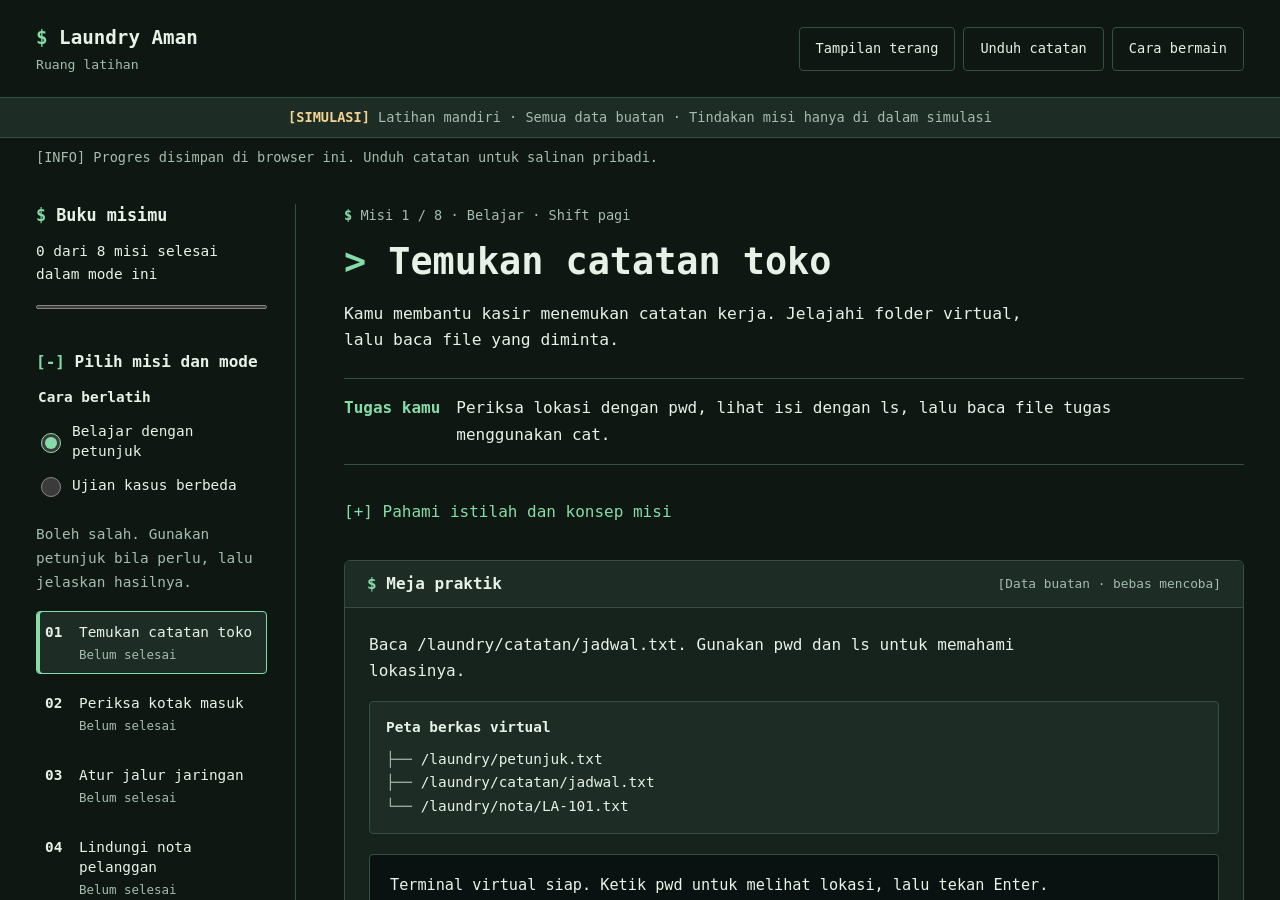
<file: index.html>
<!doctype html>
<html lang="id">
<head>
  <meta charset="utf-8">
  <meta name="viewport" content="width=device-width, initial-scale=1">
  <meta http-equiv="refresh" content="0; url=simulator/index.html">
  <meta name="description" content="Belajar cybersecurity dari nol melalui simulasi Laundry Aman. Buka langsung dari browser HP atau komputer.">
  <title>Tutorial Cybersecurity · Laundry Aman</title>
  <link rel="icon" href="data:,">
</head>
<body>
  <h1>Tutorial Cybersecurity</h1>
  <p><a href="simulator/index.html">Buka simulasi Laundry Aman</a> dari browser HP atau komputer.</p>
  <p><a href="https://github.com/kvnlhm/tutorial-cybersecurity">Baca materi dan panduan belajar di GitHub</a>.</p>
</body>
</html>
</file>
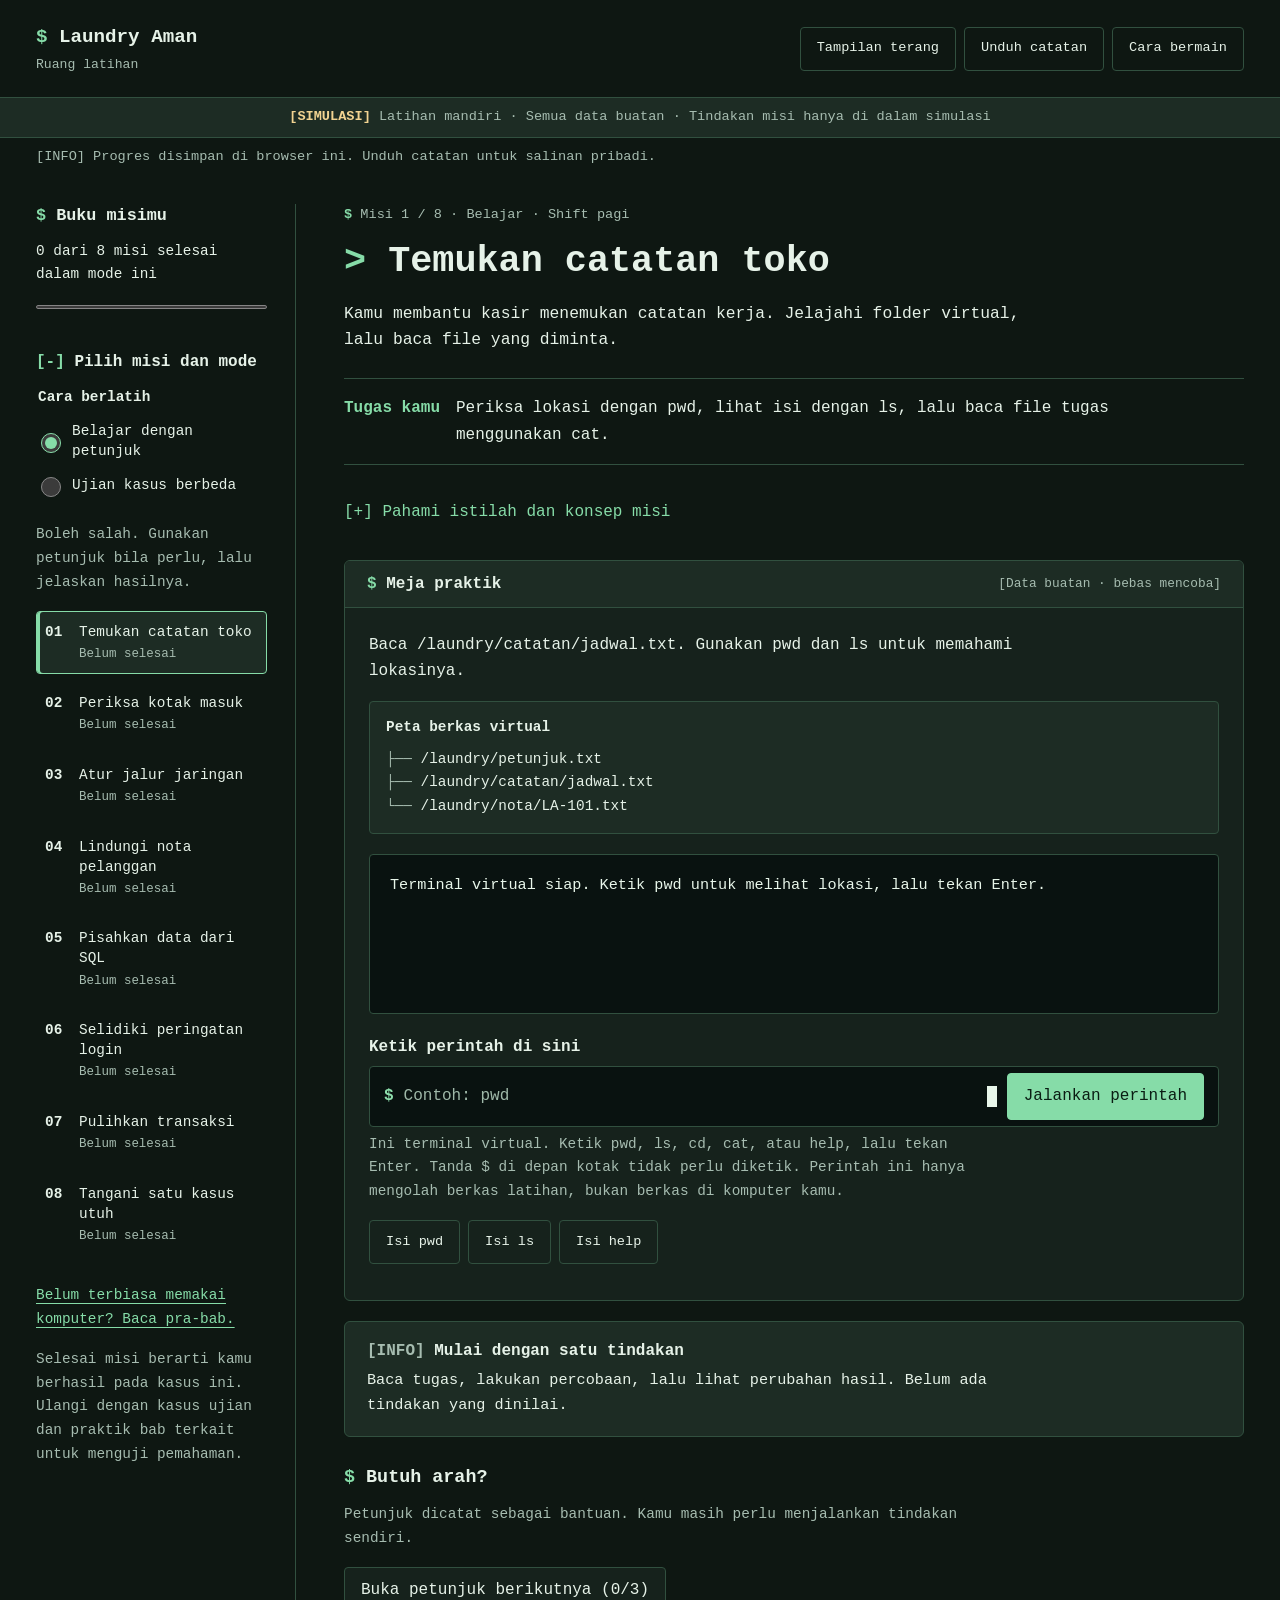
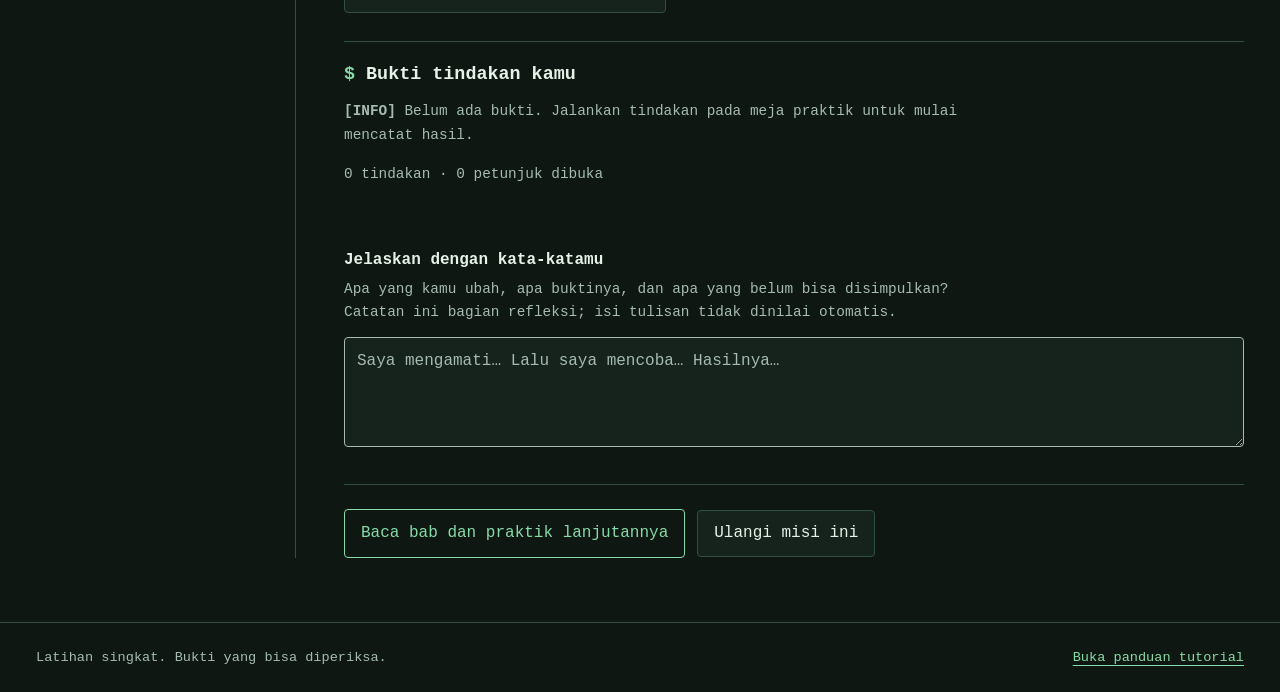
<file: simulator/index.html>
<!doctype html>
<html lang="id" data-theme="dark">
<head>
  <meta charset="utf-8">
  <meta name="viewport" content="width=device-width, initial-scale=1">
  <meta name="color-scheme" content="light dark">
  <meta name="description" content="Latihan cybersecurity gratis dan offline untuk pemula. Delapan misi dengan data buatan, petunjuk, dan kasus ujian.">
  <title>Ruang latihan • Laundry Aman</title>
  <link rel="icon" href="data:,">
  <link rel="stylesheet" href="styles.css">
  <script defer src="scenarios.js"></script>
  <script defer src="engine.js"></script>
  <script defer src="app.js"></script>
</head>
<body>
  <a class="skip" href="#workspace">Lewati daftar misi</a>
  <header class="topbar">
    <a class="wordmark" href="index.html">Laundry Aman <span>Ruang latihan</span></a>
    <div class="toolbar">
      <button id="theme" type="button">Tampilan terang</button>
      <button id="export" type="button">Unduh catatan</button>
      <button id="help-open" type="button">Cara bermain</button>
    </div>
  </header>
  <div class="safety-strip">Latihan mandiri · Semua data buatan · Tindakan misi hanya di dalam simulasi</div>
  <p id="storage-status" class="storage-status" role="status"></p>
  <div id="announcer" class="sr-only" aria-live="polite" aria-atomic="true"></div>
  <div class="layout">
    <aside class="sidebar" aria-label="Navigasi belajar">
      <h2>Buku misimu</h2>
      <p id="progress-text">Menyiapkan misi…</p>
      <progress id="progress" max="8" value="0" aria-label="Progres mode yang dipilih"></progress>
      <details id="mission-navigation" open>
        <summary>Pilih misi dan mode</summary>
      <fieldset class="mode-switch">
        <legend>Cara berlatih</legend>
        <label><input type="radio" name="mode" value="guided" checked> Belajar dengan petunjuk</label>
        <label><input type="radio" name="mode" value="exam"> Ujian kasus berbeda</label>
      </fieldset>
      <p id="mode-description" class="small"></p>
        <nav id="missions" aria-label="Daftar delapan misi"></nav>
      </details>
      <a class="reading-link" href="../materi/pra-00-mulai-dari-nol.md">Belum terbiasa memakai komputer? Baca pra-bab.</a>
      <p class="small">Selesai misi berarti kamu berhasil pada kasus ini. Ulangi dengan kasus ujian dan praktik bab terkait untuk menguji pemahaman.</p>
    </aside>
    <main id="workspace" tabindex="-1">
      <div id="mission"><p>Memuat latihan… Jika pesan ini menetap, muat ulang halaman dan pastikan JavaScript browser aktif. Jika memakai unduhan, ekstrak seluruh folder simulator.</p></div>
      <noscript><p>Simulasi membutuhkan JavaScript. Aktifkan JavaScript untuk halaman ini atau baca <a href="../Tutorial-Cybersecurity.md">buku tutorial</a>.</p></noscript>
    </main>
  </div>
  <footer>Latihan singkat. Bukti yang bisa diperiksa. <a href="../README.md">Buka panduan tutorial</a></footer>
  <dialog id="help-dialog" aria-labelledby="help-title">
    <h2 id="help-title">Percobaan pertama, tanpa instal alat</h2>
    <ol>
      <li>Pilih <strong>Belajar dengan petunjuk</strong>. Mulai dari misi pertama.</li>
      <li>Baca tugas kamu. Terminal virtual adalah kotak perintah di dalam halaman ini, bukan terminal komputer kamu.</li>
      <li>Tanda <code>$</code> di depan kotak perintah artinya terminal siap menerima perintah. Kamu tidak perlu menyalin tanda itu.</li>
      <li>Ketik <code>pwd</code>, lalu tekan Enter. Itu perintah untuk melihat lokasi kamu sekarang.</li>
      <li>Ketik <code>ls</code> untuk daftar berkas. Baca hasil sebelum mengetik perintah berikutnya.</li>
      <li>Jika bingung, buka petunjuk satu per satu. Kesalahan tidak mengurangi nyawa atau menghapus hasil misi lain.</li>
      <li>Setelah selesai, jelaskan alasan tindakanmu di catatan. Uji lagi dengan kasus berbeda.</li>
    </ol>
    <p>Terminal ini hanya mengolah berkas virtual. Jangan memasukkan password, nama pelanggan asli, atau perintah dari internet. Data di semua misi memang dibuat untuk latihan.</p>
    <p>Browser mencoba menyimpan progres di perangkat ini. Mode privat atau membuka lokasi file berbeda dapat menghilangkannya. Unduh catatan sebelum menutup jika ingin menyimpan bukti.</p>
    <form method="dialog"><button class="primary">Kembali ke misi</button></form>
  </dialog>
  <dialog id="reset-dialog" aria-labelledby="reset-title">
    <h2 id="reset-title">Ulangi misi ini?</h2>
    <p>Hasil, petunjuk, dan catatan misi pada mode saat ini akan dihapus. Misi lain dan mode lainnya tetap tersimpan. Unduh catatan dahulu bila perlu.</p>
    <div class="actions"><button id="reset-confirm" class="primary">Ya, ulangi misi ini</button><button id="reset-cancel">Batal</button></div>
  </dialog>
</body>
</html>
</file>
<file: simulator/styles.css>
/* ============================================================
   Simulator Laundry Aman — tampilan terminal (TUI console look)
   Tema terang = varian terminal terang, tema gelap = konsol gelap.
   ============================================================ */

:root{
  color-scheme:light;
  --mono:ui-monospace,"Cascadia Mono",Consolas,"SF Mono",Menlo,monospace;
  --paper:#eff2ea;--surface:#f8faf4;--ink:#1d2a23;--muted:#49594f;
  --green:#1c5a40;--on-green:#f2f8f0;--line:#b3c2b4;--soft:#e3e9dc;
  --accent:#e8bd67;--warn:#6f4d10;--danger:#a32c24;--focus:#1c5a40;
  --terminal:#10251b;--terminal-ink:#e7f5e8;--terminal-muted:#9fb8a8;--terminal-prompt:#7fd8a5
}
:root[data-theme="dark"]{
  color-scheme:dark;
  --paper:#0e1712;--surface:#16221c;--ink:#e6f2e8;--muted:#a6bcb0;
  --green:#86dca8;--on-green:#0a1d13;--line:#31503f;--soft:#1d2c24;
  --accent:#e8c06a;--warn:#f2d492;--danger:#ff9d94;--focus:#86dca8;
  --terminal:#091210;--terminal-ink:#e8f6ea;--terminal-muted:#9fb8a8;--terminal-prompt:#8fe0ae
}

*{box-sizing:border-box}
html{scroll-behavior:smooth;scrollbar-color:var(--line) var(--paper)}
body{margin:0;background:var(--paper);color:var(--ink);font-family:var(--mono);font-size:1rem;line-height:1.65}
::selection{background:var(--accent);color:#14231c}
a{color:var(--green);text-underline-offset:4px}
button,input,select,textarea{font:inherit}
button,input,select,textarea,summary,a{-webkit-tap-highlight-color:transparent}
button{min-height:44px;padding:9px 16px;border:1px solid var(--line);border-radius:4px;color:var(--ink);background:var(--surface);cursor:pointer;transition:background-color .15s,border-color .15s}
button:hover{background:var(--soft);border-color:var(--green)}
button:disabled{opacity:.65;cursor:not-allowed}
.primary{background:var(--green);border-color:var(--green);color:var(--on-green)}
.primary:hover{background:var(--green);filter:brightness(.92)}
:focus-visible{outline:3px solid var(--focus);outline-offset:3px}

/* Judul bergaya prompt/status log */
h1,h2,h3,p{margin-top:0}
h1{font-family:var(--mono);font-size:clamp(1.6rem,3.2vw,2.3rem);font-weight:700;line-height:1.25;margin-bottom:16px;max-width:30ch}
h1::before{content:"> ";color:var(--green)}
h2{font-size:1.15rem;font-weight:700;line-height:1.4;margin-bottom:12px}
h2::before{content:"$ ";color:var(--green)}
h3{font-size:1.02rem;line-height:1.4}
h3::before{content:"> ";color:var(--muted)}
p{max-width:72ch;margin-bottom:16px}
code,pre{font-family:var(--mono)}
code{overflow-wrap:anywhere}
pre{white-space:pre-wrap;overflow-wrap:anywhere;line-height:1.6}
label{cursor:pointer}
input[type="text"],select,textarea{width:100%;min-height:44px;padding:10px 12px;border:1px solid var(--line);border-radius:4px;background:var(--surface);color:var(--ink);caret-color:var(--green)}
input[type="radio"],input[type="checkbox"]{width:20px;height:20px;accent-color:var(--green);flex-shrink:0}
textarea{resize:vertical;min-height:110px}
fieldset{margin:0;padding:0;border:0;min-width:0}
legend{font-weight:700;margin-bottom:10px}
summary{cursor:pointer;min-height:44px;padding:10px 0;font-weight:700;list-style:none}
summary::-webkit-details-marker{display:none}
summary::before{content:"[+] ";color:var(--green)}
details[open]>summary::before{content:"[-] "}

.skip{position:fixed;z-index:5;top:-80px;left:12px;padding:10px;background:var(--surface)}
.skip:focus{top:8px}
.topbar{max-width:1440px;margin:auto;padding:22px 36px;display:flex;justify-content:space-between;gap:24px;align-items:center}
.wordmark{font-size:1.2rem;font-weight:700;text-decoration:none;color:var(--ink)}
.wordmark::before{content:"$ ";color:var(--green)}
.wordmark span{display:block;font-size:.82rem;font-weight:400;color:var(--muted)}
.toolbar{display:flex;flex-wrap:wrap;gap:8px}
.toolbar button{background:transparent;font-size:.85rem}
.safety-strip{background:var(--soft);border-block:1px solid var(--line);padding:8px 36px;font-size:.85rem;color:var(--muted);text-align:center}
.safety-strip::before{content:"[SIMULASI] ";color:var(--warn);font-weight:700}
.storage-status{padding:8px 36px;margin:0 auto;max-width:1440px;font-size:.85rem;color:var(--muted)}
.storage-status:not(:empty)::before{content:"[INFO] ";color:var(--muted)}
.storage-status.warning{color:var(--warn)}
.storage-status.warning:not(:empty)::before{content:"[!] ";color:var(--warn);font-weight:700}

.layout{max-width:1440px;margin:0 auto;display:grid;grid-template-columns:260px minmax(0,1fr);gap:48px;padding:28px 36px 64px}
.sidebar{border-right:1px solid var(--line);padding-right:28px}
.sidebar h2{font-size:1.05rem}
.sidebar p{font-size:.9rem}
.sidebar progress{width:100%;height:8px;display:block;margin:8px 0 28px;accent-color:var(--green)}
.mode-switch{margin-bottom:16px}
.mode-switch legend{font-size:.9rem}
.mode-switch label{display:flex;align-items:center;gap:8px;font-size:.9rem;min-height:44px;line-height:1.4}
.small{font-size:.9rem;color:var(--muted)}
.mission-link{width:100%;display:grid;grid-template-columns:26px 1fr;gap:8px;text-align:left;margin-bottom:8px;background:transparent;border-color:transparent;padding:10px 8px;font-size:.9rem;line-height:1.4}
.mission-link:hover{background:var(--soft);border-color:transparent}
.mission-link[aria-current="step"]{background:var(--soft);border-color:var(--green);box-shadow:inset 3px 0 0 var(--green)}
.mission-number{font-variant-numeric:tabular-nums;font-weight:700}
.mission-link small{display:block;margin-top:4px;font-size:.78rem;color:var(--muted)}
.reading-link{display:block;margin:28px 0 16px;font-size:.9rem}

.mission-meta{font-size:.85rem;color:var(--muted);margin-bottom:12px}
.mission-meta::before{content:"$ ";color:var(--green);font-weight:700}
.brief{font-size:1.02rem}
.objective{display:flex;gap:16px;align-items:baseline;border-block:1px solid var(--line);padding:16px 0;margin:24px 0}
.objective strong{white-space:nowrap;color:var(--green)}
.objective p{margin:0}
.concept{margin-bottom:24px}
.concept summary{font-weight:500;color:var(--green)}
.concept p{font-size:.95rem;margin-bottom:0}

/* Panel bergaya jendela terminal */
.workbench{background:var(--surface);border:1px solid var(--line);border-radius:6px;overflow:hidden}
.bench-title{padding:12px 22px;border-bottom:1px solid var(--line);background:var(--soft);display:flex;justify-content:space-between;gap:12px;align-items:center}
.bench-title h2{margin:0;font-size:1rem}
.bench-title span{font-size:.8rem;color:var(--muted)}
.bench-title span::before{content:"["}
.bench-title span::after{content:"]"}
.bench-content{padding:24px}
.actions{display:flex;flex-wrap:wrap;gap:12px;margin-top:20px}
.field{margin-bottom:16px}
.field label{display:block;font-weight:700;margin-bottom:6px}
.field .small{margin-top:6px;margin-bottom:0}
.row{display:grid;grid-template-columns:1fr 1fr;gap:20px}

/* Baris perintah: prompt $ + kursor blok berkedip */
.terminal{background:var(--terminal);color:var(--terminal-ink);border:1px solid var(--line);padding:18px 20px;border-radius:4px;margin:0 0 20px;min-height:160px;max-height:360px;overflow:auto;font-size:.95rem}
.terminal-input{display:flex;gap:10px;align-items:center;background:var(--terminal);border:1px solid var(--line);border-radius:4px;padding:6px 14px}
.command-line{display:flex;flex:1 1 auto;min-width:0;gap:10px;align-items:center}
.command-line:focus-within{outline:2px solid var(--terminal-prompt);outline-offset:3px;border-radius:2px}
.prompt{color:var(--terminal-prompt);font-weight:700;flex-shrink:0}
.terminal-input input{min-width:0;flex:1 1 auto;background:transparent;border:0;padding:10px 0;color:var(--terminal-ink);caret-color:var(--terminal-ink)}
.terminal-input input:focus-visible{outline:none}
.terminal-input input::placeholder{color:var(--terminal-muted);opacity:1}
.terminal-input input:placeholder-shown{caret-color:transparent}
.terminal-input.typing .cursor{visibility:hidden}
.cursor{flex-shrink:0;width:.62em;height:1.35em;background:var(--terminal-ink);align-self:center;animation:cursor-blink 1.1s infinite}
@keyframes cursor-blink{0%,49%{opacity:1}50%,100%{opacity:0}}

.file-map{background:var(--soft);border:1px solid var(--line);padding:14px 16px;border-radius:4px;margin-bottom:20px;font-size:.9rem}
.file-map strong{display:block;margin-bottom:8px}
.file-map code{display:block}
.file-map code::before{content:"├── ";color:var(--muted)}
.file-map code:last-child::before{content:"└── "}
.quick-commands{display:flex;gap:8px;flex-wrap:wrap;margin:12px 0}
.quick-commands button{font-size:.85rem}

.mail{padding:16px 18px;border:1px solid var(--line);border-radius:4px;margin-bottom:16px}
.mail h3{margin:0 0 10px;padding-bottom:10px;border-bottom:1px dashed var(--line)}
.mail dl{margin:12px 0;font-size:.9rem;display:grid;grid-template-columns:110px minmax(0,1fr);gap:6px 12px}
.mail dt{color:var(--muted)}
.mail dd{margin:0;overflow-wrap:anywhere}
.mail-body{white-space:pre-wrap;background:var(--soft);padding:16px;font-size:.95rem}
.choice-line{display:flex;align-items:center;gap:10px;padding:10px 0;min-height:44px}
.flow-row{display:grid;grid-template-columns:minmax(0,1fr) auto;gap:20px;padding:18px 0;border-bottom:1px solid var(--line)}
.flow-row:first-child{padding-top:0}
.flow-row p{margin:3px 0 0}
.flow-row strong{font-size:.98rem}
.flow-row label{display:flex;gap:8px;align-items:center}
.test-results{margin-top:20px}
.test-results p{padding:10px 12px;background:var(--soft);margin-bottom:8px}
.data-table{width:100%;border-collapse:collapse;font-size:.9rem;margin:16px 0}
.data-table th,.data-table td{padding:10px 8px;border-bottom:1px solid var(--line);text-align:left;vertical-align:top;overflow-wrap:anywhere}
.data-table th{font-weight:700;border-bottom-width:2px}

/* Layar keluaran gelap: respons permintaan, query, salinan cadangan */
.response{padding:16px;background:var(--terminal);color:var(--terminal-ink);border:1px solid var(--line);border-radius:4px;margin-top:18px}
.response pre{margin:0}
.event{margin-bottom:12px;padding:12px 14px;border:1px solid var(--line);border-radius:4px}
.event p{margin:8px 0;font-size:.92rem}
.event time{font-variant-numeric:tabular-nums;font-size:.85rem;color:var(--muted)}
.event time::before{content:"["}
.event time::after{content:"]"}

/* Status bergaya log */
.feedback{padding:18px 22px;border:1px solid var(--line);border-radius:6px;margin-top:20px;background:var(--soft)}
.feedback h2{font-size:1rem;margin-bottom:6px}
.feedback h2::before{content:"[OK] ";color:var(--green)}
.feedback.pending h2::before{content:"[INFO] ";color:var(--muted)}
.feedback p{margin:0;font-size:.95rem}
.feedback.error{border-color:var(--danger)}
.feedback.error h2{color:var(--danger)}
.feedback.error h2::before{content:"[GAGAL] ";color:var(--danger)}
.support{margin:28px 0}
.hint-list{padding-left:22px}
.hint-list li{padding:8px 0;max-width:72ch}
.hint-list li::marker{color:var(--green)}
.evidence{padding:20px 0;border-top:1px solid var(--line);margin-top:28px}
.evidence ul{list-style:none;padding-left:0}
.evidence li{margin-bottom:8px;font-size:.92rem}
.evidence li::before{content:"[CATAT] ";color:var(--green);font-weight:700}
.evidence .empty{color:var(--muted);font-size:.9rem}
.evidence .empty::before{content:"[INFO] ";color:var(--muted);font-weight:700}
.reflection{margin-top:24px}
.reflection label{font-weight:700;display:block}
.reflection p{margin:4px 0 12px}
.next-step{border-top:1px solid var(--line);padding-top:24px;margin-top:28px;display:flex;gap:12px;align-items:center;flex-wrap:wrap}
.next-step a{display:inline-flex;align-items:center;min-height:44px;padding:10px 16px;border:1px solid var(--green);border-radius:4px;text-decoration:none}
.completion{padding:20px 22px;background:var(--soft);border:1px solid var(--green);border-radius:6px;margin-top:24px}
.completion h2{font-size:1.45rem}
.completion h2::before{content:"[OK] ";color:var(--green)}
footer{max-width:1440px;margin:auto;border-top:1px solid var(--line);padding:24px 36px;color:var(--muted);font-size:.85rem;display:flex;justify-content:space-between;gap:16px}
dialog{border:1px solid var(--line);border-radius:6px;background:var(--surface);color:var(--ink);padding:32px;max-width:650px;width:calc(100% - 32px);max-height:85vh;overflow:auto}
dialog::backdrop{background:rgba(8,15,12,.6)}
dialog li{margin-bottom:12px}
dialog h2{font-size:1.4rem}
.fatal{padding:24px;background:var(--surface);border:1px solid var(--danger);border-radius:6px}

input::placeholder,textarea::placeholder{color:var(--muted);opacity:1}
input[type="text"],select,textarea{border-color:var(--muted)}
.terminal-input input[type="text"]{border:0}
.terminal-input button{flex-shrink:0;white-space:nowrap}
.sr-only{position:absolute;width:1px;height:1px;padding:0;margin:-1px;overflow:hidden;clip:rect(0,0,0,0);white-space:nowrap;border:0}

@media(max-width:1000px){
  .layout{gap:28px;grid-template-columns:220px minmax(0,1fr);padding-inline:24px}
  .sidebar{padding-right:20px}
  .topbar{padding-inline:24px}
  .row{grid-template-columns:1fr}
  .objective{display:block}
  .objective strong{display:block;margin-bottom:6px}
}
@media(max-width:700px){
  .topbar{padding:18px 16px;align-items:flex-start;flex-direction:column;gap:14px}
  .toolbar{width:100%}
  .toolbar button{flex:1;padding-inline:8px;font-size:.8rem}
  .safety-strip{padding:8px 16px;text-align:left}
  .storage-status{padding-inline:16px}
  .layout{display:block;padding:16px 16px 40px}
  .sidebar{border-right:0;border-bottom:1px solid var(--line);padding:0 0 20px;margin-bottom:28px}
  .sidebar .reading-link{margin:14px 0}
  .sidebar progress{margin-bottom:20px}
  .sidebar>p.small{display:none}
  .mode-switch{display:flex;flex-wrap:wrap;column-gap:20px}
  .mode-switch legend{margin-bottom:4px}
  .mission-link{padding:12px}
  .bench-content{padding:18px}
  .bench-title{padding:12px 18px;align-items:flex-start;flex-direction:column;gap:4px}
  .flow-row{grid-template-columns:1fr;gap:8px}
  .terminal-input{flex-wrap:wrap}
  .command-line{flex:1 1 100%}
  .terminal-input button{width:100%}
  .terminal-input input{flex:1 1 9em;width:auto}
  .mail dl{grid-template-columns:1fr;gap:2px}
  .mail dd{margin-bottom:10px}
  .data-table{font-size:.8rem;table-layout:fixed}
  .data-table th,.data-table td{padding:8px 4px}
  .next-step>*{width:100%}
  .next-step a{text-align:center;padding:8px}
  footer{padding:22px 16px;flex-direction:column}
  dialog{padding:24px}
}

@media(prefers-reduced-motion:reduce){
  html{scroll-behavior:auto}
  *{transition:none!important;animation:none!important}
}
</file>
